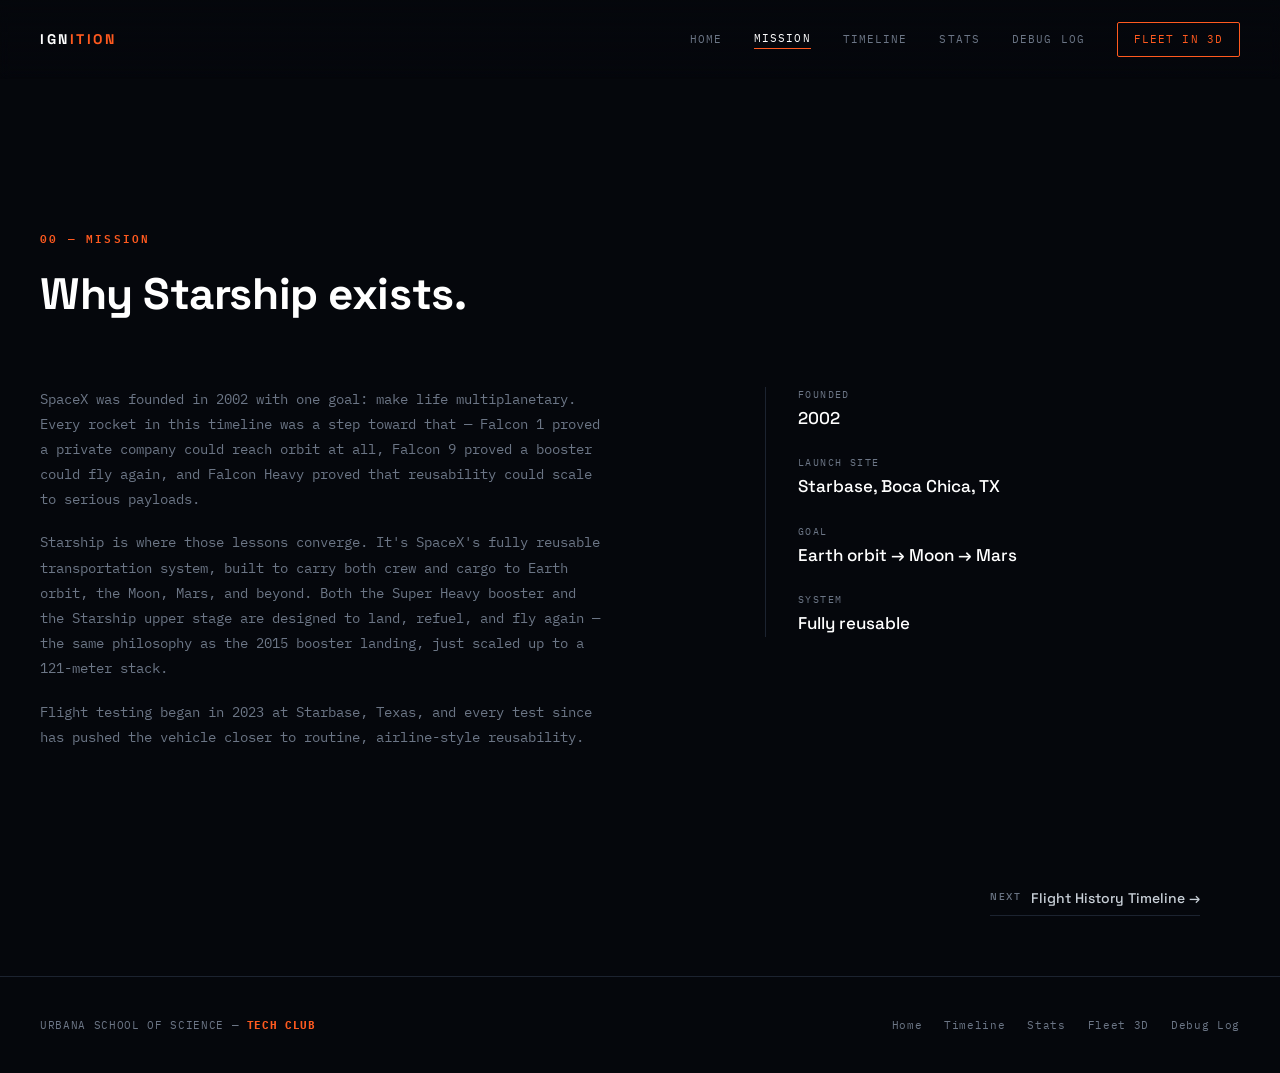
<file: about.html>
<!DOCTYPE html>
<html lang="en">
<head>
<meta charset="UTF-8">
<meta name="viewport" content="width=device-width, initial-scale=1.0">
<title>Mission — IGNITION</title>
<meta name="description" content="Why Starship exists — SpaceX's mission from Falcon 1 to full reusability.">
<link rel="preconnect" href="https://fonts.googleapis.com">
<link href="https://fonts.googleapis.com/css2?family=Space+Grotesk:wght@400;500;700&family=IBM+Plex+Mono:wght@400;500;600&display=swap" rel="stylesheet">
<link rel="stylesheet" href="style.css">
</head>
<body>

<nav>
  <a href="index.html" class="brand">IGN<span>ITION</span></a>
  <div class="nav-links">
    <a href="index.html">Home</a>
    <a href="about.html" class="active">Mission</a>
    <a href="timeline.html">Timeline</a>
    <a href="stats.html">Stats</a>
    <a href="debug-log.html">Debug Log</a>
    <a href="rockets-3d.html" class="cta-link">Fleet in 3D</a>
  </div>
</nav>

<div style="height:110px"></div>

<!-- ============ ABOUT / MISSION ============ -->
<section id="about">
  <div class="section-head">
    <span class="eyebrow">00 — Mission</span>
    <h2>Why Starship exists.</h2>
  </div>
  <div class="about-grid">
    <div class="about-copy">
      <p>SpaceX was founded in 2002 with one goal: make life multiplanetary.
         Every rocket in this timeline was a step toward that — Falcon 1 proved a
         private company could reach orbit at all, Falcon 9 proved a booster
         could fly again, and Falcon Heavy proved that reusability could scale
         to serious payloads.</p>
      <p>Starship is where those lessons converge. It's SpaceX's fully reusable
         transportation system, built to carry both crew and cargo to Earth
         orbit, the Moon, Mars, and beyond. Both the Super Heavy booster and
         the Starship upper stage are designed to land, refuel, and fly again —
         the same philosophy as the 2015 booster landing, just scaled up to a
         121-meter stack.</p>
      <p>Flight testing began in 2023 at Starbase, Texas, and every test since
         has pushed the vehicle closer to routine, airline-style reusability.</p>
    </div>
    <div class="about-facts">
      <div class="fact"><span class="fact-k">Founded</span><span class="fact-v">2002</span></div>
      <div class="fact"><span class="fact-k">Launch Site</span><span class="fact-v">Starbase, Boca Chica, TX</span></div>
      <div class="fact"><span class="fact-k">Goal</span><span class="fact-v">Earth orbit → Moon → Mars</span></div>
      <div class="fact"><span class="fact-k">System</span><span class="fact-v">Fully reusable</span></div>
    </div>
  </div>
</section>

<div class="page-next">
  <a href="timeline.html">
    <span class="eyebrow-mini">Next</span>
    Flight History Timeline →
  </a>
</div>

<footer>
  <div>URBANA SCHOOL OF SCIENCE — <b>TECH CLUB</b></div>
  <div class="footer-links">
    <a href="index.html">Home</a>
    <a href="timeline.html">Timeline</a>
    <a href="stats.html">Stats</a>
    <a href="rockets-3d.html">Fleet 3D</a>
    <a href="debug-log.html">Debug Log</a>
  </div>
</footer>

<script src="script.js"></script>
</body>
</html>
</file>
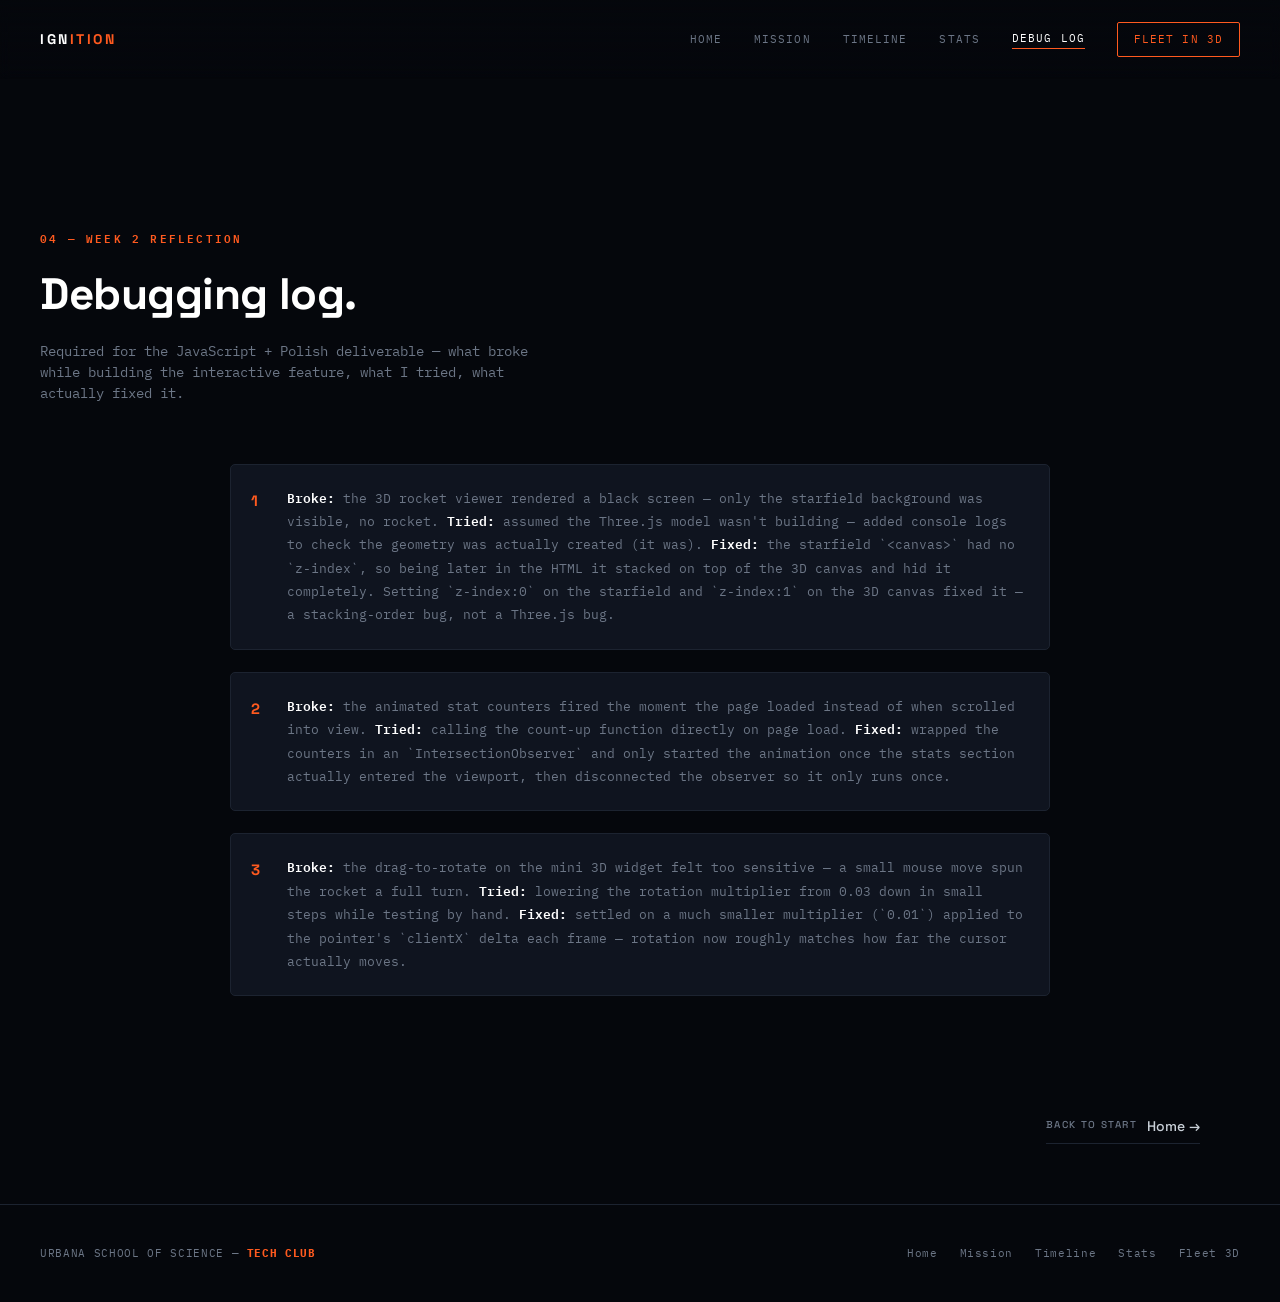
<file: debug-log.html>
<!DOCTYPE html>
<html lang="en">
<head>
<meta charset="UTF-8">
<meta name="viewport" content="width=device-width, initial-scale=1.0">
<title>Debug Log — IGNITION</title>
<meta name="description" content="Week 2 debugging reflection — what broke, what I tried, what fixed it.">
<link rel="preconnect" href="https://fonts.googleapis.com">
<link href="https://fonts.googleapis.com/css2?family=Space+Grotesk:wght@400;500;700&family=IBM+Plex+Mono:wght@400;500;600&display=swap" rel="stylesheet">
<link rel="stylesheet" href="style.css">
</head>
<body>

<nav>
  <a href="index.html" class="brand">IGN<span>ITION</span></a>
  <div class="nav-links">
    <a href="index.html">Home</a>
    <a href="about.html">Mission</a>
    <a href="timeline.html">Timeline</a>
    <a href="stats.html">Stats</a>
    <a href="debug-log.html" class="active">Debug Log</a>
    <a href="rockets-3d.html" class="cta-link">Fleet in 3D</a>
  </div>
</nav>

<div style="height:110px"></div>

<!-- ============ WEEK 2 — DEBUGGING LOG ============ -->
<section id="debug-log">
  <div class="section-head">
    <span class="eyebrow">04 — Week 2 Reflection</span>
    <h2>Debugging log.</h2>
    <p>Required for the JavaScript + Polish deliverable — what broke while
       building the interactive feature, what I tried, what actually fixed it.</p>
  </div>
  <ol class="log-list">
    <li>
      <b>Broke:</b> the 3D rocket viewer rendered a black screen — only the
      starfield background was visible, no rocket.
      <b>Tried:</b> assumed the Three.js model wasn't building — added console
      logs to check the geometry was actually created (it was).
      <b>Fixed:</b> the starfield `&lt;canvas&gt;` had no `z-index`, so being
      later in the HTML it stacked on top of the 3D canvas and hid it
      completely. Setting `z-index:0` on the starfield and `z-index:1` on the
      3D canvas fixed it — a stacking-order bug, not a Three.js bug.
    </li>
    <li>
      <b>Broke:</b> the animated stat counters fired the moment the page
      loaded instead of when scrolled into view.
      <b>Tried:</b> calling the count-up function directly on page load.
      <b>Fixed:</b> wrapped the counters in an `IntersectionObserver` and only
      started the animation once the stats section actually entered the
      viewport, then disconnected the observer so it only runs once.
    </li>
    <li>
      <b>Broke:</b> the drag-to-rotate on the mini 3D widget felt too
      sensitive — a small mouse move spun the rocket a full turn.
      <b>Tried:</b> lowering the rotation multiplier from 0.03 down in small
      steps while testing by hand.
      <b>Fixed:</b> settled on a much smaller multiplier (`0.01`) applied to
      the pointer's `clientX` delta each frame — rotation now roughly matches
      how far the cursor actually moves.
    </li>
  </ol>
</section>

<div class="page-next">
  <a href="index.html">
    <span class="eyebrow-mini">Back to start</span>
    Home →
  </a>
</div>

<footer>
  <div>URBANA SCHOOL OF SCIENCE — <b>TECH CLUB</b></div>
  <div class="footer-links">
    <a href="index.html">Home</a>
    <a href="about.html">Mission</a>
    <a href="timeline.html">Timeline</a>
    <a href="stats.html">Stats</a>
    <a href="rockets-3d.html">Fleet 3D</a>
  </div>
</footer>

<script src="script.js"></script>
</body>
</html>
</file>
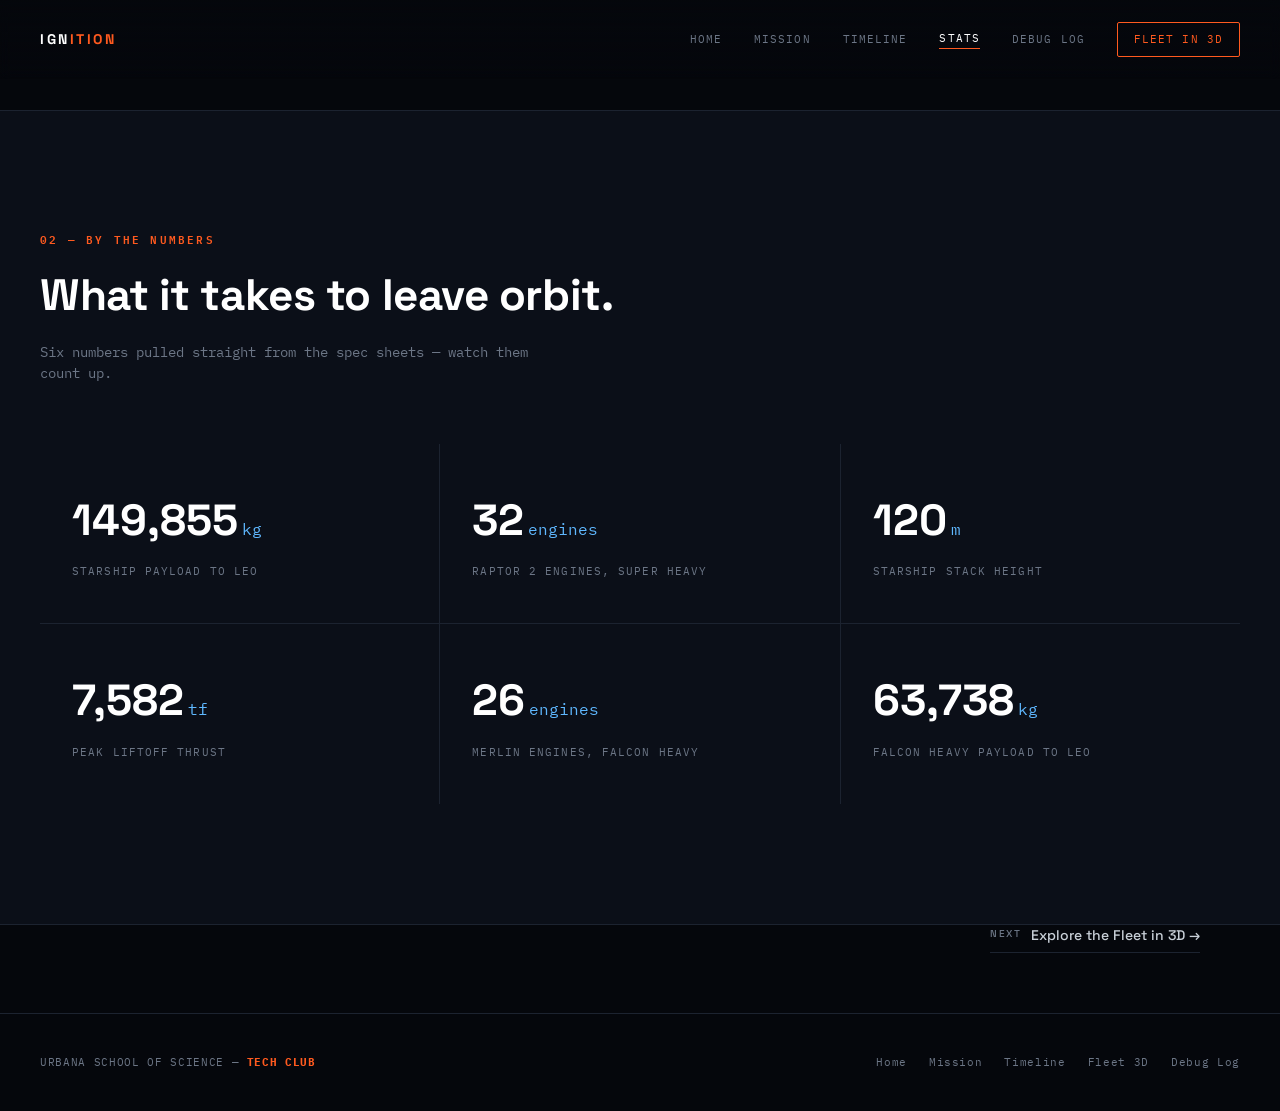
<file: stats.html>
<!DOCTYPE html>
<html lang="en">
<head>
<meta charset="UTF-8">
<meta name="viewport" content="width=device-width, initial-scale=1.0">
<title>Stats — IGNITION</title>
<meta name="description" content="SpaceX by the numbers — payload capacity, engine counts, thrust, and stack height.">
<link rel="preconnect" href="https://fonts.googleapis.com">
<link href="https://fonts.googleapis.com/css2?family=Space+Grotesk:wght@400;500;700&family=IBM+Plex+Mono:wght@400;500;600&display=swap" rel="stylesheet">
<link rel="stylesheet" href="style.css">
</head>
<body>

<nav>
  <a href="index.html" class="brand">IGN<span>ITION</span></a>
  <div class="nav-links">
    <a href="index.html">Home</a>
    <a href="about.html">Mission</a>
    <a href="timeline.html">Timeline</a>
    <a href="stats.html" class="active">Stats</a>
    <a href="debug-log.html">Debug Log</a>
    <a href="rockets-3d.html" class="cta-link">Fleet in 3D</a>
  </div>
</nav>

<div style="height:110px"></div>

<!-- ============ STATS ============ -->
<div class="stats-wrap" id="stats">
  <section>
    <div class="section-head">
      <span class="eyebrow">02 — By the Numbers</span>
      <h2>What it takes to leave orbit.</h2>
      <p>Six numbers pulled straight from the spec sheets — watch them count up.</p>
    </div>
    <div class="stats-grid">
      <div class="stat">
        <div class="num"><span class="count-target" data-target="150000">0</span><span class="unit">kg</span></div>
        <div class="label">Starship payload to LEO</div>
      </div>
      <div class="stat">
        <div class="num"><span class="count-target" data-target="33">0</span><span class="unit">engines</span></div>
        <div class="label">Raptor 2 engines, Super Heavy</div>
      </div>
      <div class="stat">
        <div class="num"><span class="count-target" data-target="121">0</span><span class="unit">m</span></div>
        <div class="label">Starship stack height</div>
      </div>
      <div class="stat">
        <div class="num"><span class="count-target" data-target="7590">0</span><span class="unit">tf</span></div>
        <div class="label">Peak liftoff thrust</div>
      </div>
      <div class="stat">
        <div class="num"><span class="count-target" data-target="27">0</span><span class="unit">engines</span></div>
        <div class="label">Merlin engines, Falcon Heavy</div>
      </div>
      <div class="stat">
        <div class="num"><span class="count-target" data-target="63800">0</span><span class="unit">kg</span></div>
        <div class="label">Falcon Heavy payload to LEO</div>
      </div>
    </div>
  </section>
</div>

<div class="page-next">
  <a href="rockets-3d.html">
    <span class="eyebrow-mini">Next</span>
    Explore the Fleet in 3D →
  </a>
</div>

<footer>
  <div>URBANA SCHOOL OF SCIENCE — <b>TECH CLUB</b></div>
  <div class="footer-links">
    <a href="index.html">Home</a>
    <a href="about.html">Mission</a>
    <a href="timeline.html">Timeline</a>
    <a href="rockets-3d.html">Fleet 3D</a>
    <a href="debug-log.html">Debug Log</a>
  </div>
</footer>

<script src="script.js"></script>
</body>
</html>
</file>
<file: style.css>
/* ================= IGNITION — A SPACEX TIMELINE ================= */
:root{
  --void:#05070c;
  --panel:#0b0f18;
  --panel-2:#0f141f;
  --steel:#c9d0d8;
  --steel-dim:#6c7686;
  --ignition:#ff5a1f;
  --cryo:#5fb8ff;
  --line:#1c2330;
}
*{box-sizing:border-box; margin:0; padding:0;}
html{scroll-behavior:smooth;}
body{
  background:var(--void);
  color:var(--steel);
  font-family:'IBM Plex Mono', monospace;
  line-height:1.5;
  overflow-x:hidden;
}
h1,h2,h3,.display{
  font-family:'Space Grotesk', sans-serif;
  color:#fff;
  letter-spacing:-.01em;
}
a{color:inherit; text-decoration:none;}
img{display:block; max-width:100%;}
:focus-visible{outline:2px solid var(--ignition); outline-offset:3px;}

.eyebrow{
  font-size:11px; letter-spacing:.2em; text-transform:uppercase;
  color:var(--ignition); font-weight:600; margin-bottom:14px; display:block;
}

/* ---------- nav ---------- */
nav{
  position:fixed; top:0; left:0; right:0; z-index:100;
  display:flex; justify-content:space-between; align-items:center;
  padding:22px 40px;
  backdrop-filter:blur(6px);
  background:linear-gradient(to bottom, rgba(5,7,12,.85), transparent);
}
.brand{
  font-family:'Space Grotesk', sans-serif; font-weight:700;
  font-size:14px; letter-spacing:.18em; color:#fff;
}
.brand span{color:var(--ignition);}
.nav-links{display:flex; gap:32px; align-items:center;}
.nav-links a{
  font-size:11px; letter-spacing:.1em; text-transform:uppercase;
  color:var(--steel-dim); transition:color .2s ease;
}
.nav-links a:hover{color:#fff;}
.nav-links a.active{color:#fff;}
.nav-links a.active{border-bottom:1px solid var(--ignition); padding-bottom:2px;}
.nav-links .cta-link{
  color:var(--ignition); border:1px solid var(--ignition); padding:8px 16px; border-radius:2px;
}
.nav-links .cta-link:hover{background:var(--ignition); color:#05070c;}

/* page-to-page next link */
.page-next{
  max-width:1200px; margin:0 auto; padding:0 40px 60px;
  display:flex; justify-content:flex-end;
}
.page-next a{
  display:inline-flex; align-items:center; gap:10px;
  font-family:'Space Grotesk',sans-serif; font-weight:500; font-size:14px;
  color:var(--steel); border-bottom:1px solid var(--line); padding-bottom:6px;
  transition:color .2s ease, border-color .2s ease;
}
.page-next a:hover{color:var(--ignition); border-color:var(--ignition);}
.page-next .eyebrow-mini{
  display:block; font-size:10px; letter-spacing:.14em; color:var(--steel-dim);
  text-transform:uppercase; margin-bottom:4px; text-align:right;
}

footer{
  flex-wrap:wrap; gap:16px;
}
.footer-links{display:flex; gap:22px; flex-wrap:wrap;}
.footer-links a:hover{color:#fff;}

/* ---------- hero ---------- */
.hero{
  position:relative; height:100vh; min-height:640px;
  display:flex; align-items:flex-end;
  padding:0 40px 100px;
  overflow:hidden;
}
.hero-bg{
  position:absolute; inset:0; z-index:0;
  background:url('images/starship.jpg') center 30%/cover no-repeat;
}
.hero-bg::after{
  content:'';
  position:absolute; inset:0;
  background:
    linear-gradient(to top, var(--void) 0%, rgba(5,7,12,.55) 45%, rgba(5,7,12,.25) 70%, rgba(5,7,12,.55) 100%),
    linear-gradient(to right, rgba(5,7,12,.5), transparent 50%);
}
.hero-content{position:relative; z-index:1; max-width:820px;}
.hero-content h1{
  font-size:clamp(40px,7vw,86px);
  line-height:.98;
  font-weight:700;
}
.hero-content h1 em{font-style:normal; color:var(--ignition);}
.hero-content p{
  margin-top:22px; max-width:480px;
  font-size:14px; color:var(--steel-dim); line-height:1.7;
}
.hero-meta{
  position:absolute; top:120px; right:40px; z-index:1;
  text-align:right; font-size:11px; color:var(--steel-dim); letter-spacing:.08em;
}
.hero-meta b{color:var(--cryo); display:block; font-size:22px; font-family:'Space Grotesk',sans-serif; margin-top:4px;}
.scroll-cue{
  position:absolute; bottom:36px; left:40px; z-index:1;
  display:flex; align-items:center; gap:10px;
  font-size:10px; letter-spacing:.15em; color:var(--steel-dim); text-transform:uppercase;
}
.scroll-cue .line{width:1px; height:34px; background:var(--steel-dim); position:relative; overflow:hidden;}
.scroll-cue .line::after{
  content:''; position:absolute; top:-100%; left:0; width:100%; height:100%;
  background:var(--ignition); animation:drip 1.8s ease-in-out infinite;
}
@keyframes drip{ 0%{top:-100%;} 60%{top:100%;} 100%{top:100%;} }

/* ---------- countdown timer ---------- */
.countdown{
  margin-top:36px;
  display:inline-block;
  padding:20px 26px;
  background:rgba(11,15,24,.72);
  border:1px solid var(--line);
  border-radius:6px;
  backdrop-filter:blur(4px);
}
.cd-eyebrow{
  display:block;
  font-size:10px; letter-spacing:.16em; text-transform:uppercase;
  color:var(--ignition); font-weight:600; margin-bottom:14px;
}
.cd-note{color:var(--steel-dim); font-weight:400; text-transform:none; letter-spacing:.02em;}
.cd-grid{display:flex; align-items:center; gap:14px;}
.cd-unit{display:flex; flex-direction:column; align-items:center; min-width:44px;}
.cd-num{
  font-family:'Space Grotesk',sans-serif; font-weight:700;
  font-size:32px; color:#fff;
  font-variant-numeric:tabular-nums;
}
.cd-label{
  margin-top:4px; font-size:9px; letter-spacing:.12em; text-transform:uppercase; color:var(--steel-dim);
}
.cd-colon{font-size:26px; color:var(--steel-dim); transform:translateY(-8px);}
@media (max-width:520px){
  .cd-grid{gap:8px;}
  .cd-num{font-size:24px;}
  .cd-unit{min-width:34px;}
}

/* ---------- section shell ---------- */
section{padding:120px 40px;}
.section-head{max-width:640px; margin-bottom:60px;}
.section-head h2{font-size:clamp(28px,4vw,44px); font-weight:700;}
.section-head p{margin-top:14px; color:var(--steel-dim); font-size:14px; max-width:520px;}

/* ---------- about / mission ---------- */
.about-grid{
  max-width:1200px; margin:0 auto;
  display:grid; grid-template-columns:1.4fr 1fr; gap:60px;
}
.about-copy p{
  font-size:14px; color:var(--steel-dim); line-height:1.8; margin-bottom:18px;
  max-width:560px;
}
.about-facts{
  border-left:1px solid var(--line);
  padding-left:32px;
  display:flex; flex-direction:column; gap:24px;
  align-self:start;
}
.fact{display:flex; flex-direction:column; gap:4px;}
.fact-k{font-size:10px; letter-spacing:.14em; text-transform:uppercase; color:var(--steel-dim);}
.fact-v{font-family:'Space Grotesk',sans-serif; font-size:17px; color:#fff; font-weight:500;}
@media (max-width:820px){
  .about-grid{grid-template-columns:1fr;}
  .about-facts{border-left:none; border-top:1px solid var(--line); padding-left:0; padding-top:24px;}
}

/* ---------- gallery 3D widget ---------- */
.gallery-head-flex{
  display:flex; justify-content:space-between; align-items:flex-end; gap:48px;
  flex-wrap:wrap;
}
.gallery-head-text{max-width:520px;}
.mini3d-card{
  position:relative;
  width:280px; height:280px; flex-shrink:0;
  background:radial-gradient(circle at 60% 30%, #10131c, #05070c);
  border:1px solid var(--line); border-radius:6px;
  overflow:hidden;
}
.mini3d-card canvas{width:100%; height:100%; display:block; cursor:grab;}
.mini3d-card canvas:active{cursor:grabbing;}
.mini3d-tag{
  position:absolute; top:14px; left:14px;
  font-size:10px; letter-spacing:.12em; color:var(--steel-dim);
  display:flex; align-items:center; gap:7px;
  pointer-events:none;
}
.mini3d-dot{width:5px; height:5px; border-radius:50%; background:var(--ignition); animation:mpulse 1.6s ease infinite;}
@keyframes mpulse{0%,100%{opacity:1} 50%{opacity:.3}}
.mini3d-link{
  position:absolute; bottom:14px; right:14px;
  font-size:10px; letter-spacing:.06em; color:var(--cryo);
  border-bottom:1px solid transparent;
  transition:border-color .2s ease;
}
.mini3d-link:hover{border-color:var(--cryo);}
@media (max-width:820px){
  .mini3d-card{width:100%; height:220px;}
}

/* ---------- timeline ---------- */
.timeline{
  max-width:1200px; margin:0 auto;
  border-top:1px solid var(--line);
}
.t-row{
  display:grid; grid-template-columns:110px 1fr 260px;
  gap:32px; align-items:center;
  padding:36px 0;
  border-bottom:1px solid var(--line);
  opacity:0; transform:translateY(24px);
  transition:opacity .6s ease, transform .6s ease;
}
.t-row.in-view{opacity:1; transform:translateY(0);}
.t-year{
  font-family:'Space Grotesk',sans-serif; font-weight:700;
  font-size:20px; color:var(--ignition);
}
.t-body h3{font-size:22px; margin-bottom:8px;}
.t-body p{font-size:13px; color:var(--steel-dim); line-height:1.65; max-width:460px;}
.t-spec{
  font-size:11px; color:var(--cryo); letter-spacing:.04em;
  border-left:1px solid var(--line); padding-left:20px;
}
.t-spec div{margin-bottom:6px;}
.t-thumb{
  width:64px; height:64px; border-radius:3px; overflow:hidden; flex-shrink:0;
  background:var(--panel-2); border:1px solid var(--line);
}
.t-thumb img{width:100%; height:100%; object-fit:cover;}
.t-head-flex{display:flex; align-items:center; gap:16px; margin-bottom:8px;}
.t-head-flex h3{margin-bottom:0;}

@media (max-width:820px){
  .t-row{grid-template-columns:1fr; gap:14px;}
  .t-spec{border-left:none; padding-left:0; border-top:1px solid var(--line); padding-top:14px;}
}

/* ---------- stats ---------- */
.stats-wrap{background:var(--panel); border-top:1px solid var(--line); border-bottom:1px solid var(--line);}
.stats-grid{
  max-width:1200px; margin:0 auto;
  display:grid; grid-template-columns:repeat(3,1fr); gap:1px;
  background:var(--line);
}
.stat{
  background:var(--panel); padding:44px 32px;
}
.stat .num{
  font-family:'Space Grotesk',sans-serif; font-weight:700;
  font-size:clamp(30px,3.4vw,46px); color:#fff;
  display:flex; align-items:baseline; gap:4px;
}
.stat .num .unit{font-size:16px; color:var(--cryo); font-family:'IBM Plex Mono',monospace; font-weight:400;}
.stat .label{margin-top:10px; font-size:11px; letter-spacing:.1em; text-transform:uppercase; color:var(--steel-dim);}
@media (max-width:820px){ .stats-grid{grid-template-columns:1fr 1fr;} }
@media (max-width:520px){ .stats-grid{grid-template-columns:1fr;} }

/* ---------- CTA ---------- */
.cta{
  position:relative;
  border-radius:6px;
  max-width:1200px; margin:0 auto;
  padding:80px 60px;
  background:var(--panel-2);
  border:1px solid var(--line);
  overflow:hidden;
  display:flex; justify-content:space-between; align-items:center; gap:40px; flex-wrap:wrap;
}
.cta::before{
  content:''; position:absolute; inset:0;
  background:radial-gradient(circle at 85% 20%, rgba(255,90,31,.18), transparent 55%);
  pointer-events:none;
}
.cta-text{position:relative; max-width:520px;}
.cta-text h2{font-size:clamp(26px,3.4vw,38px); margin-bottom:14px;}
.cta-text p{color:var(--steel-dim); font-size:13px; line-height:1.7;}
.cta-btn{
  position:relative;
  display:inline-flex; align-items:center; gap:10px;
  background:var(--ignition); color:#05070c;
  font-family:'Space Grotesk',sans-serif; font-weight:700; font-size:14px;
  padding:16px 26px; border-radius:3px;
  white-space:nowrap;
  transition:transform .2s ease, box-shadow .2s ease;
}
.cta-btn:hover{transform:translateY(-2px); box-shadow:0 10px 30px rgba(255,90,31,.35);}

/* ---------- debugging log ---------- */
.log-list{
  max-width:820px; margin:0 auto;
  list-style:none;
  counter-reset:log;
  display:flex; flex-direction:column; gap:22px;
}
.log-list li{
  counter-increment:log;
  position:relative;
  padding:22px 24px 22px 56px;
  background:var(--panel-2);
  border:1px solid var(--line);
  border-radius:5px;
  font-size:13px; color:var(--steel-dim); line-height:1.8;
}
.log-list li::before{
  content:counter(log);
  position:absolute; left:20px; top:22px;
  font-family:'Space Grotesk',sans-serif; font-weight:700; font-size:15px;
  color:var(--ignition);
}
.log-list b{color:#fff; font-weight:600;}

/* ---------- footer ---------- */
footer{
  padding:40px; display:flex; justify-content:space-between; align-items:center;
  font-size:11px; color:var(--steel-dim); letter-spacing:.06em;
  border-top:1px solid var(--line);
}
footer b{color:var(--ignition);}
</file>
